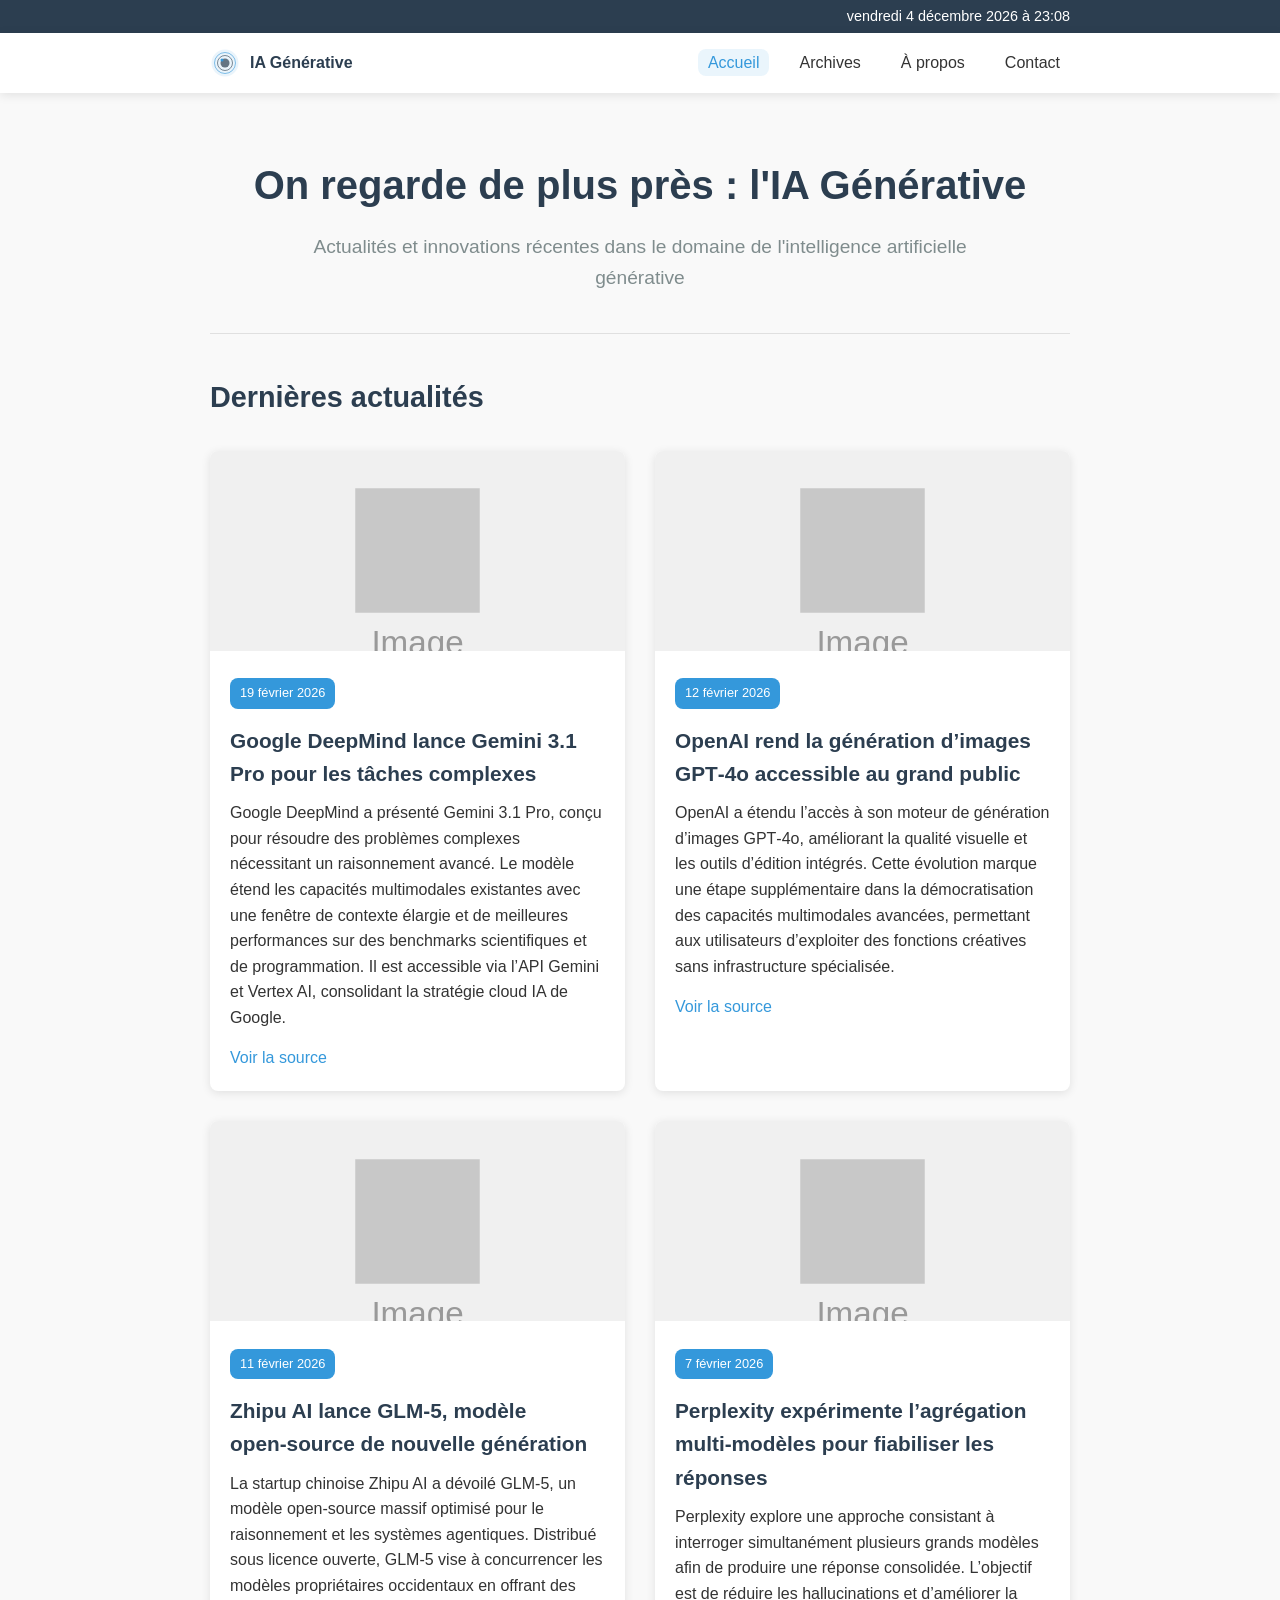
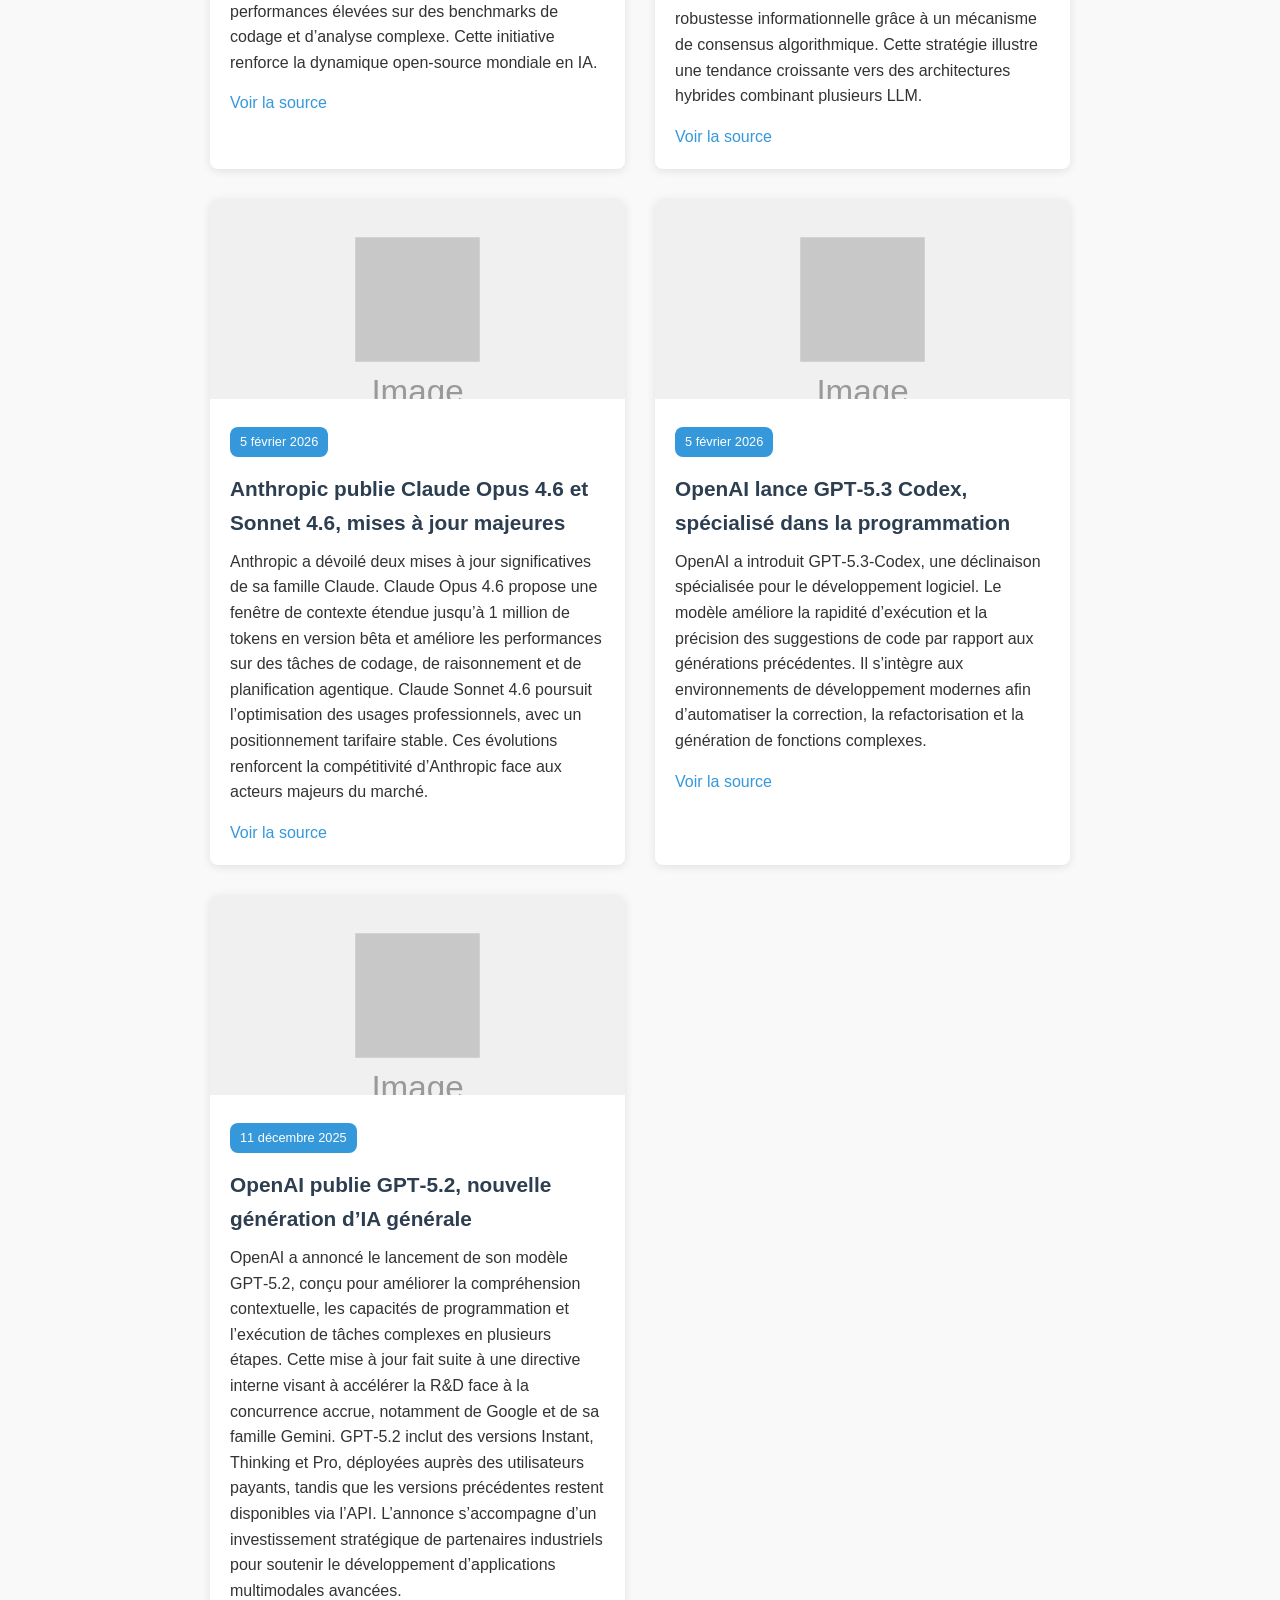
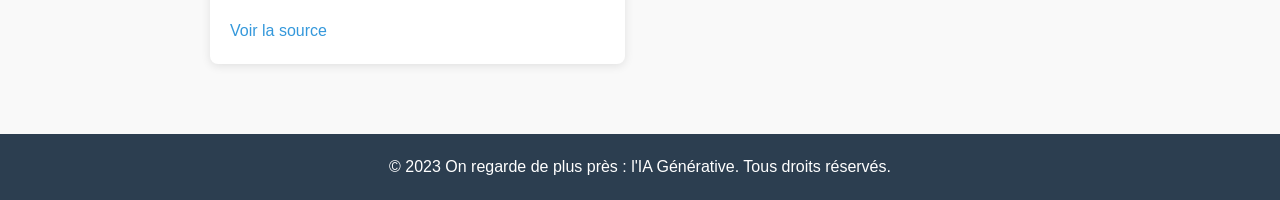
<file: index.html>
<!DOCTYPE html>
<html lang="fr">
<head>
    <meta charset="UTF-8">
    <meta name="viewport" content="width=device-width, initial-scale=1.0">
    <title>On regarde de plus près : l'IA Générative</title>
    <link rel="stylesheet" href="style.css">
    <link rel="icon" href="favicon.ico" type="image/x-icon">
</head>
<body>
    <header>
        <div class="header-top">
            <div id="datetime"></div>
        </div>
        <nav class="navbar">
            <div class="nav-container">
                <div class="logo">
                    <img src="logo.svg" alt="Logo IA Générative">
                    <span>IA Générative</span>
                </div>
                <ul class="nav-menu">
                    <li class="nav-item"><a href="index.html" class="nav-link active">Accueil</a></li>
                    <li class="nav-item"><a href="archives.html" class="nav-link">Archives</a></li>
                    <li class="nav-item"><a href="about.html" class="nav-link">À propos</a></li>
                    <li class="nav-item"><a href="contact.html" class="nav-link">Contact</a></li>
                </ul>
            </div>
        </nav>
    </header>

    <main class="container">
        <section class="hero">
            <h1>On regarde de plus près : l'IA Générative</h1>
            <p>Actualités et innovations récentes dans le domaine de l'intelligence artificielle générative</p>
        </section>

        <section class="articles-section">
            <h2>Dernières actualités</h2>
            <div id="articles-container" class="articles-grid">
                <!-- Les articles seront chargés dynamiquement ici -->
            </div>
        </section>
    </main>

    <footer>
        <div class="footer-content">
            <p>&copy; 2023 On regarde de plus près : l'IA Générative. Tous droits réservés.</p>
        </div>
    </footer>

    <script src="script.js"></script>
</body>
</html>
</file>
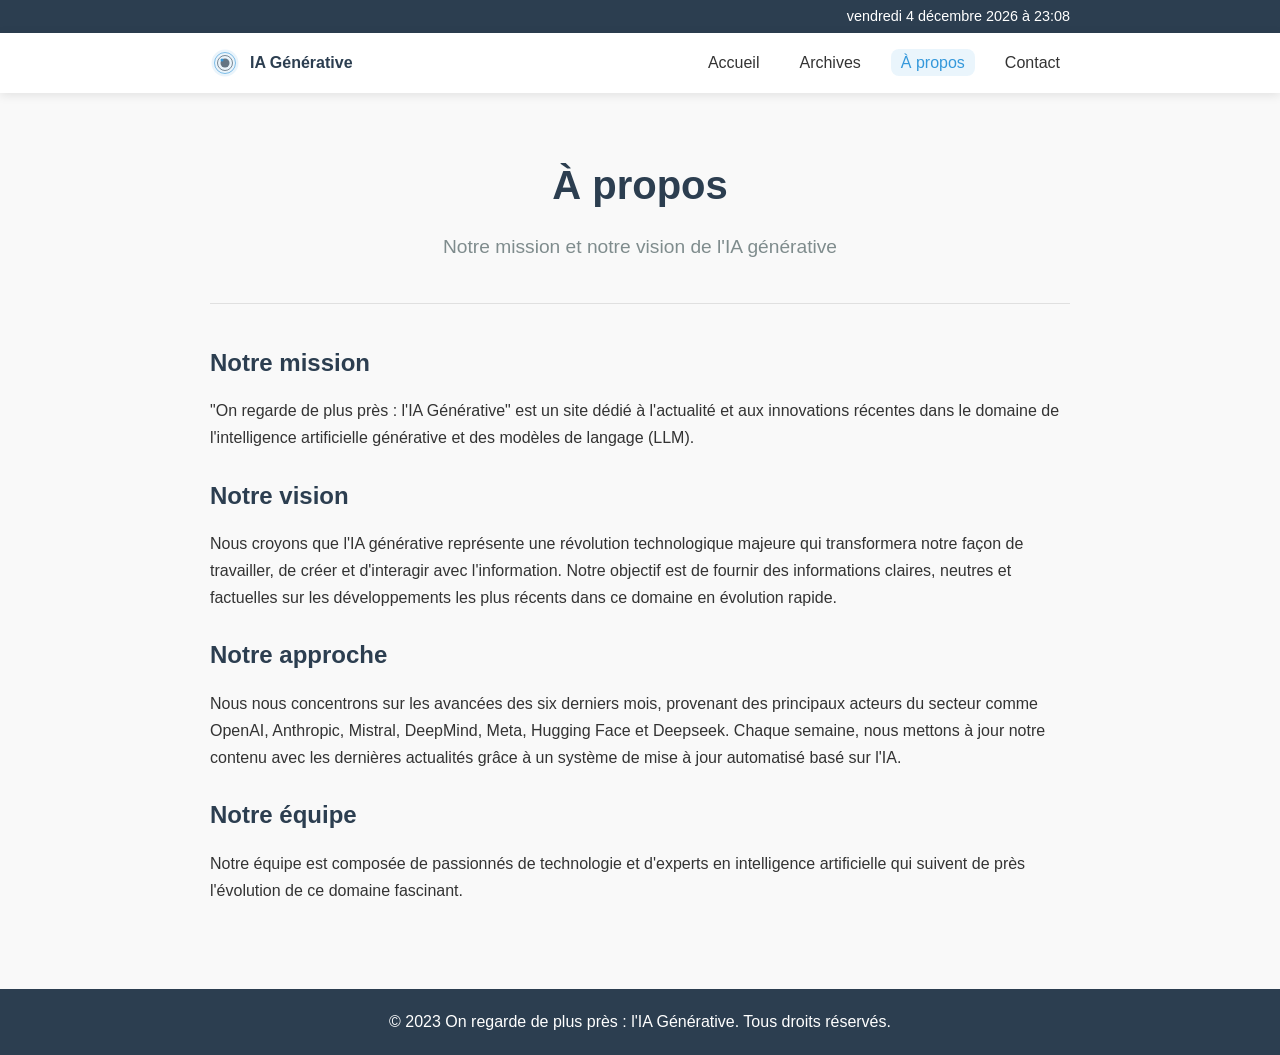
<file: about.html>
<!DOCTYPE html>
<html lang="fr">
<head>
    <meta charset="UTF-8">
    <meta name="viewport" content="width=device-width, initial-scale=1.0">
    <title>À propos - IA Générative</title>
    <link rel="stylesheet" href="style.css">
    <link rel="icon" href="favicon.ico" type="image/x-icon">
</head>
<body>
    <header>
        <div class="header-top">
            <div id="datetime"></div>
        </div>
        <nav class="navbar">
            <div class="nav-container">
                <div class="logo">
                    <img src="logo.svg" alt="Logo IA Générative">
                    <span>IA Générative</span>
                </div>
                <ul class="nav-menu">
                    <li class="nav-item"><a href="index.html" class="nav-link">Accueil</a></li>
                    <li class="nav-item"><a href="archives.html" class="nav-link">Archives</a></li>
                    <li class="nav-item"><a href="about.html" class="nav-link active">À propos</a></li>
                    <li class="nav-item"><a href="contact.html" class="nav-link">Contact</a></li>
                </ul>
            </div>
        </nav>
    </header>

    <main class="container">
        <section class="hero">
            <h1>À propos</h1>
            <p>Notre mission et notre vision de l'IA générative</p>
        </section>

        <section class="about-section">
            <div class="about-content">
                <h2>Notre mission</h2>
                <p>"On regarde de plus près : l'IA Générative" est un site dédié à l'actualité et aux innovations récentes dans le domaine de l'intelligence artificielle générative et des modèles de langage (LLM).</p>
                
                <h2>Notre vision</h2>
                <p>Nous croyons que l'IA générative représente une révolution technologique majeure qui transformera notre façon de travailler, de créer et d'interagir avec l'information. Notre objectif est de fournir des informations claires, neutres et factuelles sur les développements les plus récents dans ce domaine en évolution rapide.</p>
                
                <h2>Notre approche</h2>
                <p>Nous nous concentrons sur les avancées des six derniers mois, provenant des principaux acteurs du secteur comme OpenAI, Anthropic, Mistral, DeepMind, Meta, Hugging Face et Deepseek. Chaque semaine, nous mettons à jour notre contenu avec les dernières actualités grâce à un système de mise à jour automatisé basé sur l'IA.</p>
                
                <h2>Notre équipe</h2>
                <p>Notre équipe est composée de passionnés de technologie et d'experts en intelligence artificielle qui suivent de près l'évolution de ce domaine fascinant.</p>
            </div>
        </section>
    </main>

    <footer>
        <div class="footer-content">
            <p>&copy; 2023 On regarde de plus près : l'IA Générative. Tous droits réservés.</p>
        </div>
    </footer>

    <script src="script.js"></script>
</body>
</html>
</file>
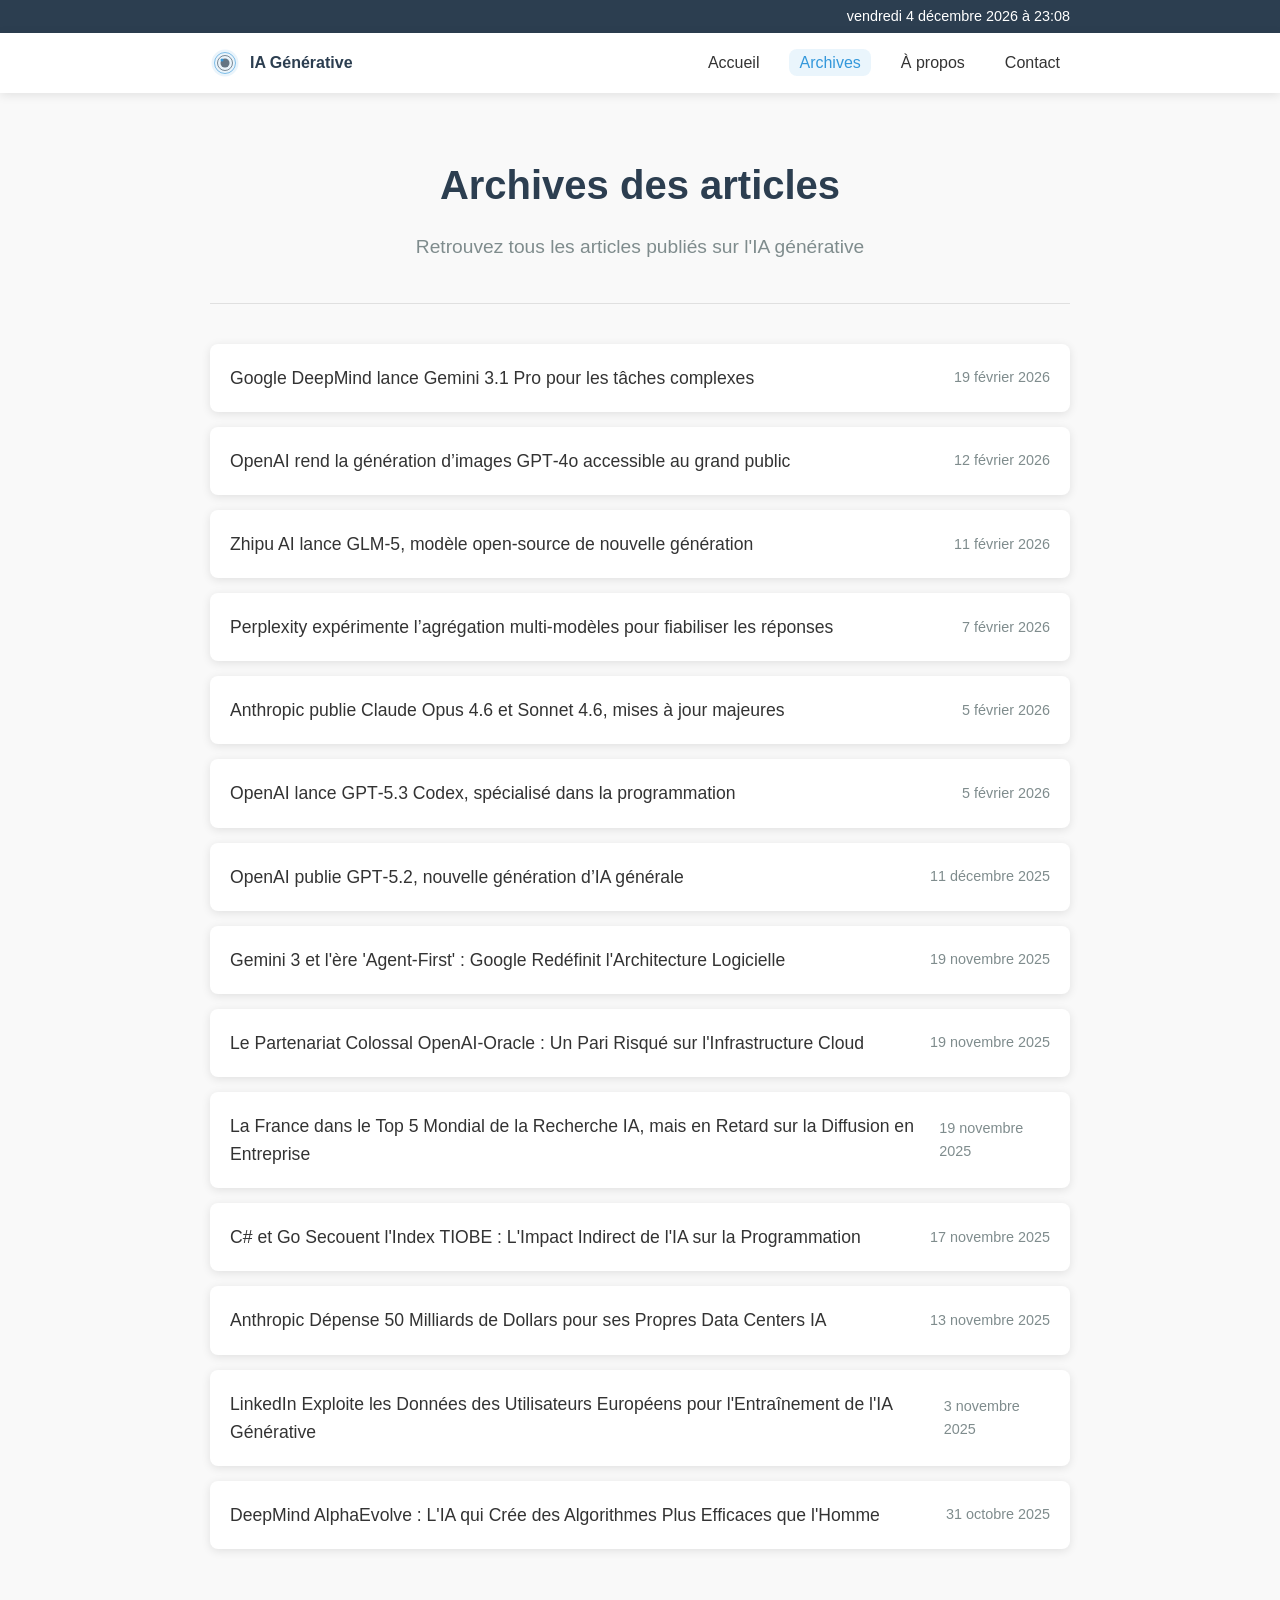
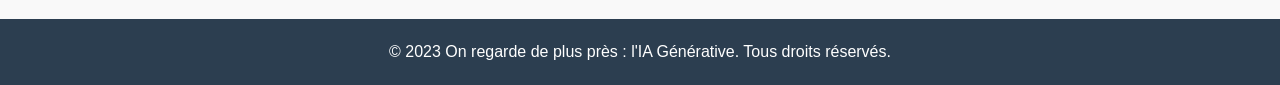
<file: archives.html>
<!DOCTYPE html>
<html lang="fr">
<head>
    <meta charset="UTF-8">
    <meta name="viewport" content="width=device-width, initial-scale=1.0">
    <title>Archives - IA Générative</title>
    <link rel="stylesheet" href="style.css">
    <link rel="icon" href="favicon.ico" type="image/x-icon">
</head>
<body>
    <header>
        <div class="header-top">
            <div id="datetime"></div>
        </div>
        <nav class="navbar">
            <div class="nav-container">
                <div class="logo">
                    <img src="logo.svg" alt="Logo IA Générative">
                    <span>IA Générative</span>
                </div>
                <ul class="nav-menu">
                    <li class="nav-item"><a href="index.html" class="nav-link">Accueil</a></li>
                    <li class="nav-item"><a href="archives.html" class="nav-link active">Archives</a></li>
                    <li class="nav-item"><a href="about.html" class="nav-link">À propos</a></li>
                    <li class="nav-item"><a href="contact.html" class="nav-link">Contact</a></li>
                </ul>
            </div>
        </nav>
    </header>

    <main class="container">
        <section class="hero">
            <h1>Archives des articles</h1>
            <p>Retrouvez tous les articles publiés sur l'IA générative</p>
        </section>

        <section class="archives-section">
            <div id="archives-container" class="archives-list">
                <!-- Les archives seront chargées dynamiquement ici -->
            </div>
        </section>
    </main>

    <footer>
        <div class="footer-content">
            <p>&copy; 2023 On regarde de plus près : l'IA Générative. Tous droits réservés.</p>
        </div>
    </footer>

    <script src="script.js"></script>
</body>
</html>
</file>
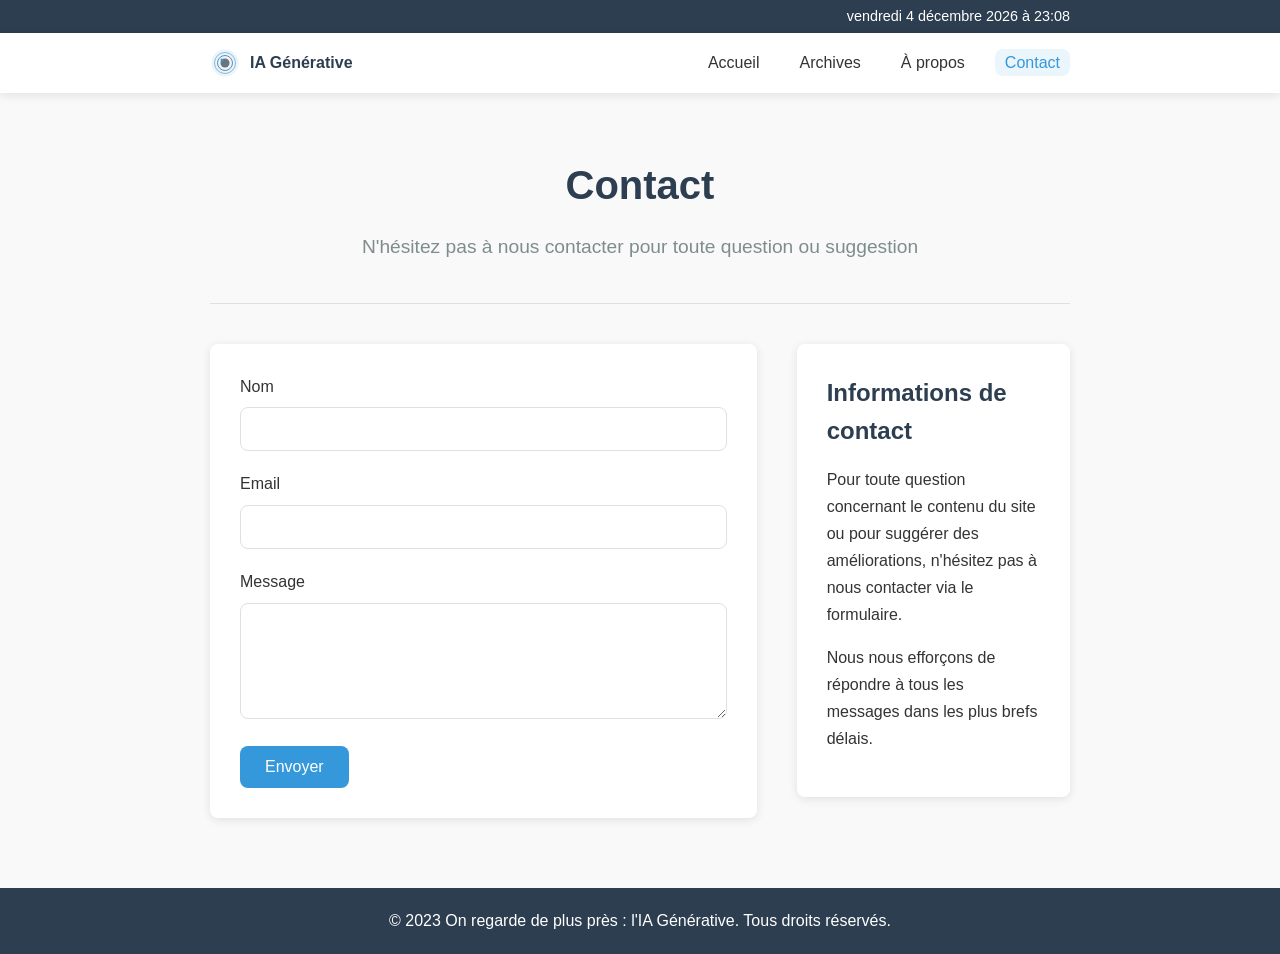
<file: contact.html>
<!DOCTYPE html>
<html lang="fr">
<head>
    <meta charset="UTF-8">
    <meta name="viewport" content="width=device-width, initial-scale=1.0">
    <title>Contact - IA Générative</title>
    <link rel="stylesheet" href="style.css">
    <link rel="icon" href="favicon.ico" type="image/x-icon">
</head>
<body>
    <header>
        <div class="header-top">
            <div id="datetime"></div>
        </div>
        <nav class="navbar">
            <div class="nav-container">
                <div class="logo">
                    <img src="logo.svg" alt="Logo IA Générative">
                    <span>IA Générative</span>
                </div>
                <ul class="nav-menu">
                    <li class="nav-item"><a href="index.html" class="nav-link">Accueil</a></li>
                    <li class="nav-item"><a href="archives.html" class="nav-link">Archives</a></li>
                    <li class="nav-item"><a href="about.html" class="nav-link">À propos</a></li>
                    <li class="nav-item"><a href="contact.html" class="nav-link active">Contact</a></li>
                </ul>
            </div>
        </nav>
    </header>

    <main class="container">
        <section class="hero">
            <h1>Contact</h1>
            <p>N'hésitez pas à nous contacter pour toute question ou suggestion</p>
        </section>

        <section class="contact-section">
            <div class="contact-form">
                <form id="contactForm">
                    <div class="form-group">
                        <label for="name">Nom</label>
                        <input type="text" id="name" name="name" required>
                    </div>
                    
                    <div class="form-group">
                        <label for="email">Email</label>
                        <input type="email" id="email" name="email" required>
                    </div>
                    
                    <div class="form-group">
                        <label for="message">Message</label>
                        <textarea id="message" name="message" rows="5" required></textarea>
                    </div>
                    
                    <button type="submit" class="btn-submit">Envoyer</button>
                </form>
            </div>
            
            <div class="contact-info">
                <h2>Informations de contact</h2>
                <p>Pour toute question concernant le contenu du site ou pour suggérer des améliorations, n'hésitez pas à nous contacter via le formulaire.</p>
                <p>Nous nous efforçons de répondre à tous les messages dans les plus brefs délais.</p>
            </div>
        </section>
    </main>

    <footer>
        <div class="footer-content">
            <p>&copy; 2023 On regarde de plus près : l'IA Générative. Tous droits réservés.</p>
        </div>
    </footer>

    <script src="script.js"></script>
</body>
</html>
</file>
<file: style.css>
/* Reset et styles de base */
* {
    margin: 0;
    padding: 0;
    box-sizing: border-box;
}

:root {
    --primary-color: #2c3e50;
    --secondary-color: #3498db;
    --accent-color: #9b59b6;
    --light-color: #ecf0f1;
    --dark-color: #2c3e50;
    --text-color: #333;
    --text-light: #7f8c8d;
    --border-color: #e0e0e0;
    --shadow: 0 2px 10px rgba(0, 0, 0, 0.1);
    --border-radius: 8px;
}

body {
    font-family: 'Segoe UI', Tahoma, Geneva, Verdana, sans-serif;
    line-height: 1.6;
    color: var(--text-color);
    background-color: #f9f9f9;
    display: flex;
    flex-direction: column;
    min-height: 100vh;
}

/* Header */
.header-top {
    background-color: var(--primary-color);
    color: white;
    padding: 5px 0;
    text-align: right;
    font-size: 0.9rem;
}

#datetime {
    max-width: 900px;
    margin: 0 auto;
    padding: 0 20px;
}

.navbar {
    background-color: white;
    box-shadow: var(--shadow);
    position: sticky;
    top: 0;
    z-index: 100;
}

.nav-container {
    max-width: 900px;
    margin: 0 auto;
    display: flex;
    justify-content: space-between;
    align-items: center;
    padding: 15px 20px;
}

.logo {
    display: flex;
    align-items: center;
    gap: 10px;
    font-weight: bold;
    color: var(--primary-color);
}

.logo img {
    height: 30px;
}

.nav-menu {
    display: flex;
    list-style: none;
    gap: 20px;
}

.nav-link {
    text-decoration: none;
    color: var(--text-color);
    font-weight: 500;
    transition: color 0.3s;
    padding: 5px 10px;
    border-radius: var(--border-radius);
}

.nav-link:hover, .nav-link.active {
    color: var(--secondary-color);
    background-color: rgba(52, 152, 219, 0.1);
}

/* Container principal */
.container {
    max-width: 900px;
    margin: 0 auto;
    padding: 20px;
    flex: 1;
}

/* Hero section */
.hero {
    text-align: center;
    padding: 40px 0;
    margin-bottom: 40px;
    border-bottom: 1px solid var(--border-color);
}

.hero h1 {
    font-size: 2.5rem;
    margin-bottom: 15px;
    color: var(--primary-color);
}

.hero p {
    font-size: 1.2rem;
    color: var(--text-light);
    max-width: 700px;
    margin: 0 auto;
}

/* Articles grid */
.articles-section h2 {
    margin-bottom: 30px;
    color: var(--primary-color);
    font-size: 1.8rem;
}

.articles-grid {
    display: grid;
    grid-template-columns: repeat(auto-fill, minmax(300px, 1fr));
    gap: 30px;
}

.article-card {
    background-color: white;
    border-radius: var(--border-radius);
    overflow: hidden;
    box-shadow: var(--shadow);
    transition: transform 0.3s, box-shadow 0.3s;
}

.article-card:hover {
    transform: translateY(-5px);
    box-shadow: 0 5px 15px rgba(0, 0, 0, 0.1);
}

.article-image {
    width: 100%;
    height: 200px;
    object-fit: cover;
    transition: transform 0.3s ease;
}

.article-card:hover .article-image {
    transform: scale(1.05);
}

.article-content {
    padding: 20px;
}

.article-date {
    display: inline-block;
    background-color: var(--secondary-color);
    color: white;
    padding: 5px 10px;
    border-radius: var(--border-radius);
    font-size: 0.8rem;
    margin-bottom: 15px;
}

.article-title {
    font-size: 1.3rem;
    margin-bottom: 10px;
    color: var(--primary-color);
}

.article-summary {
    color: var(--text-color);
    margin-bottom: 15px;
    line-height: 1.6;
}

.article-source {
    display: inline-block;
    color: var(--secondary-color);
    text-decoration: none;
    font-weight: 500;
    transition: color 0.3s;
}

.article-source:hover {
    color: var(--accent-color);
}

/* Archives */
.archives-section {
    margin-top: 40px;
}

.archives-list {
    display: flex;
    flex-direction: column;
    gap: 15px;
}

.archive-item {
    background-color: white;
    padding: 20px;
    border-radius: var(--border-radius);
    box-shadow: var(--shadow);
    transition: transform 0.3s;
}

.archive-item:hover {
    transform: translateX(5px);
}

.archive-link {
    text-decoration: none;
    color: var(--text-color);
    display: flex;
    justify-content: space-between;
    align-items: center;
}

.archive-title {
    font-size: 1.1rem;
    font-weight: 500;
}

.archive-date {
    color: var(--text-light);
    font-size: 0.9rem;
}

/* About section */
.about-section {
    margin-top: 40px;
}

.about-content h2 {
    margin: 25px 0 15px;
    color: var(--primary-color);
}

.about-content p {
    margin-bottom: 15px;
    line-height: 1.7;
}

/* Contact section */
.contact-section {
    display: grid;
    grid-template-columns: 2fr 1fr;
    gap: 40px;
    margin-top: 40px;
}

.contact-form {
    background-color: white;
    padding: 30px;
    border-radius: var(--border-radius);
    box-shadow: var(--shadow);
}

.form-group {
    margin-bottom: 20px;
}

.form-group label {
    display: block;
    margin-bottom: 8px;
    font-weight: 500;
}

.form-group input,
.form-group textarea {
    width: 100%;
    padding: 12px;
    border: 1px solid var(--border-color);
    border-radius: var(--border-radius);
    font-family: inherit;
    font-size: 1rem;
    transition: border-color 0.3s;
}

.form-group input:focus,
.form-group textarea:focus {
    outline: none;
    border-color: var(--secondary-color);
}

.btn-submit {
    background-color: var(--secondary-color);
    color: white;
    border: none;
    padding: 12px 25px;
    border-radius: var(--border-radius);
    font-size: 1rem;
    cursor: pointer;
    transition: background-color 0.3s;
}

.btn-submit:hover {
    background-color: #2980b9;
}

.contact-info {
    background-color: white;
    padding: 30px;
    border-radius: var(--border-radius);
    box-shadow: var(--shadow);
    height: fit-content;
}

.contact-info h2 {
    margin-bottom: 15px;
    color: var(--primary-color);
}

.contact-info p {
    margin-bottom: 15px;
    line-height: 1.7;
}

/* Footer */
footer {
    background-color: var(--primary-color);
    color: white;
    text-align: center;
    padding: 20px 0;
    margin-top: 50px;
}

.footer-content {
    max-width: 900px;
    margin: 0 auto;
    padding: 0 20px;
}

/* Fallback pour les images manquantes */
.article-image:before {
    content: "Image non disponible";
    display: flex;
    align-items: center;
    justify-content: center;
    background-color: #f8f9fa;
    color: #6c757d;
    font-size: 0.9rem;
    height: 100%;
    width: 100%;
}

/* Responsive */
@media (max-width: 768px) {
    .nav-container {
        flex-direction: column;
        gap: 15px;
    }
    
    .nav-menu {
        gap: 10px;
    }
    
    .hero h1 {
        font-size: 2rem;
    }
    
    .articles-grid {
        grid-template-columns: 1fr;
    }
    
    .contact-section {
        grid-template-columns: 1fr;
    }
    
    .archive-link {
        flex-direction: column;
        align-items: flex-start;
        gap: 10px;
    }
}
</file>
